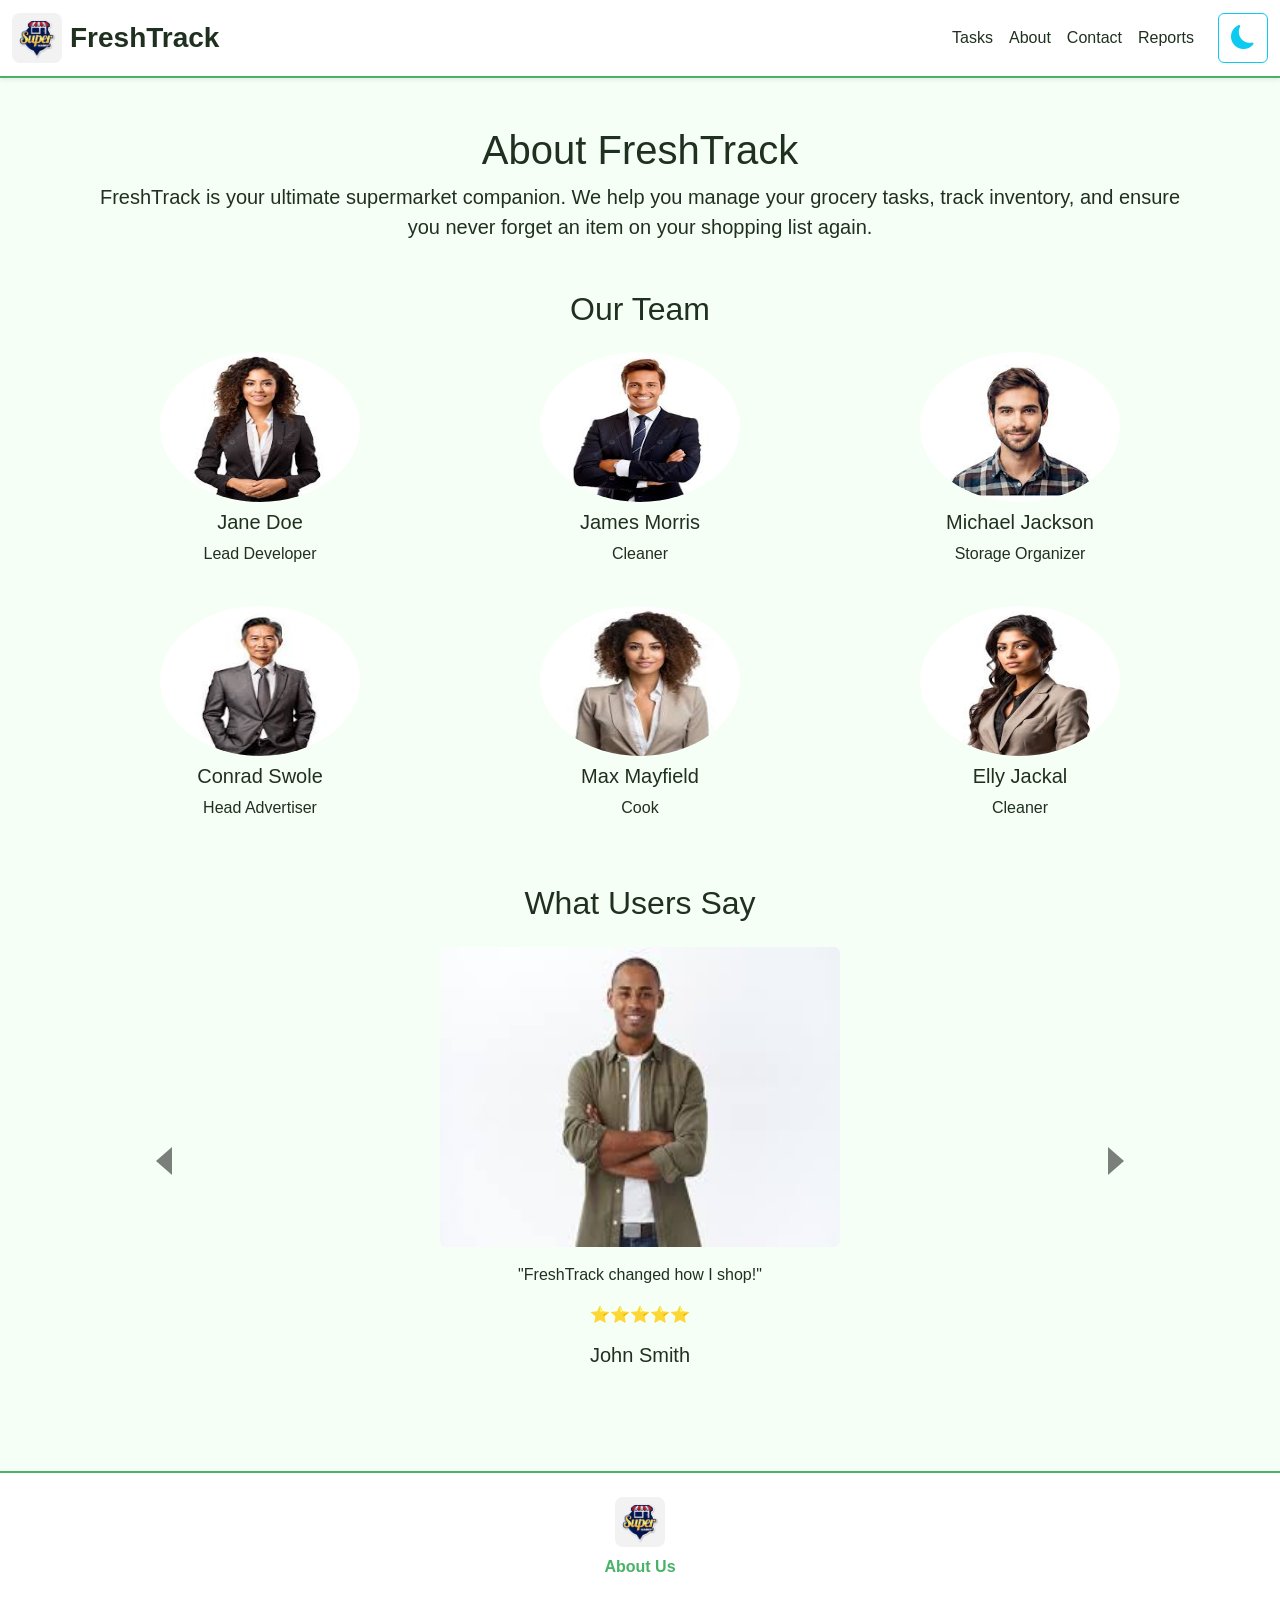
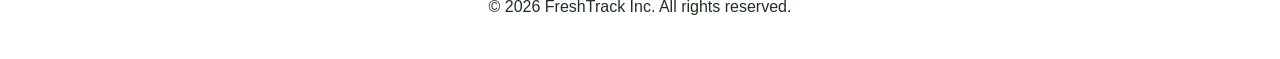
<file: about.html>
<!DOCTYPE html>
<html lang="en">
<head>
    <meta charset="UTF-8">
    <meta name="viewport" content="width=device-width, initial-scale=1.0">
    <link rel="stylesheet" href="https://cdn.jsdelivr.net/npm/bootstrap@5.3.3/dist/css/bootstrap.min.css">
    <link rel="stylesheet" href="https://cdn.jsdelivr.net/npm/bootstrap-icons@1.11.1/font/bootstrap-icons.css">
    <link rel="stylesheet" href="global.css">
    <link rel="stylesheet" href="about.css">
    <script src="https://code.jquery.com/jquery-3.7.1.min.js" defer></script>
    <script src="https://cdn.jsdelivr.net/npm/bootstrap@5.3.3/dist/js/bootstrap.bundle.min.js" defer></script>
    <script src="global.js" defer></script>
    <script src="about.js" defer></script>
    <title>About FreshTrack</title>
</head>

<body>
<div id="navbar-container"></div>
<!-- Information -->
<main class="container my-5">
    <section class="text-center mb-5">
        <h1>About FreshTrack</h1>
        <p class="lead">FreshTrack is your ultimate supermarket companion. We help you manage your grocery tasks, track inventory, and ensure you never forget an item on your shopping list again.</p>
    </section>

<!-- Personel -->
    <section class="mb-5">
        <h2 class="text-center mb-4">Our Team</h2>
        <div class="row row-cols-1 row-cols-md-3 g-4">
            <div class="col text-center">
                <img src="avatar1.jpg" class="rounded-circle mb-2" alt="Jane" width="200" height="150">
                <h5>Jane Doe</h5>
                <p class="text-center">Lead Developer</p>
            </div>
            <div class="col text-center">
                <img src="avatar2.jpg" class="rounded-circle mb-2" alt="James" width="200" height="150">
                <h5>James Morris</h5>
                <p class="text-center">Cleaner</p>
            </div>
            <div class="col text-center">
                <img src="avatar3.jpg" class="rounded-circle mb-2" alt="Mike" width="200" height="150">
                <h5>Michael Jackson</h5>
                <p class="text-center">Storage Organizer</p>
            </div>
            <div class="col text-center">
                <img src="avatar4.jpg" class="rounded-circle mb-2" alt="Cony" width="200" height="150">
                <h5>Conrad Swole</h5>
                <p class="text-center">Head Advertiser</p>
            </div>
            <div class="col text-center">
                <img src="avatar5.jpg" class="rounded-circle mb-2" alt="Max" width="200" height="150">
                <h5>Max Mayfield</h5>
                <p class="text-center">Cook</p>
            </div>
            <div class="col text-center">
                <img src="avatar6.jpg" class="rounded-circle mb-2" alt="Elly" width="200" height="150">
                <h5>Elly Jackal</h5>
                <p class="text-center">Cleaner</p>
            </div>
            </div>
    </section>


<section class="mb-5">
    <h2 class="text-center mb-4">What Users Say</h2>

    <!-- Carousel-->
    <div id="testimonialCarousel" class="carousel slide" data-bs-ride="false">
        <div class="carousel-inner">
            <div class="carousel-item active text-center">
                <img src="user2.jpg" class="d-block mx-auto rounded" width="400" height="300" alt="John">
                <p class="mt-3">"FreshTrack changed how I shop!"</p>
                <p>⭐⭐⭐⭐⭐</p>
                <h5>John Smith</h5>
            </div>

            <div class="carousel-item text-center">
                <img src="user1.jpg" class="d-block mx-auto rounded" width="400" height="300"alt="Karen">
                <p class="mt-3">"I got a mealplan 20% off!"</p>
                <p>⭐⭐⭐</p>
                <h5>Karen Walsh</h5>
            </div>

            <div class="carousel-item text-center">
                <img src="user3.jpg" class="d-block mx-auto rounded" width="400" height="300" alt="Happy">
                <p class="mt-3">"Just read my sign!"</p>
                <p>⭐⭐⭐⭐⭐</p>
                <h5>Happy Guy</h5>
            </div>

            <div class="carousel-item text-center">
                <img src="user4.jpg" class="d-block mx-auto rounded" width="400" alt="Mad">
                <p class="mt-3">"Bad Service, even worse prices!"</p>
                <p>⭐</p>
                <h5>Can't come up with any more names.com</h5>
            </div>

        </div>

    <!-- Buttons for Carousel -->
        <button class="carousel-control-prev" type="button" data-bs-target="#testimonialCarousel" data-bs-slide="prev">
            <span class="carousel-control-prev-icon custom-arrow"></span>
        </button>

        <button class="carousel-control-next" type="button" data-bs-target="#testimonialCarousel" data-bs-slide="next">
            <span class="carousel-control-next-icon custom-arrow"></span>
        </button>
    </div>
</section>
</main>

<div id="footer-container"></div>
</body>
</html>
</file>
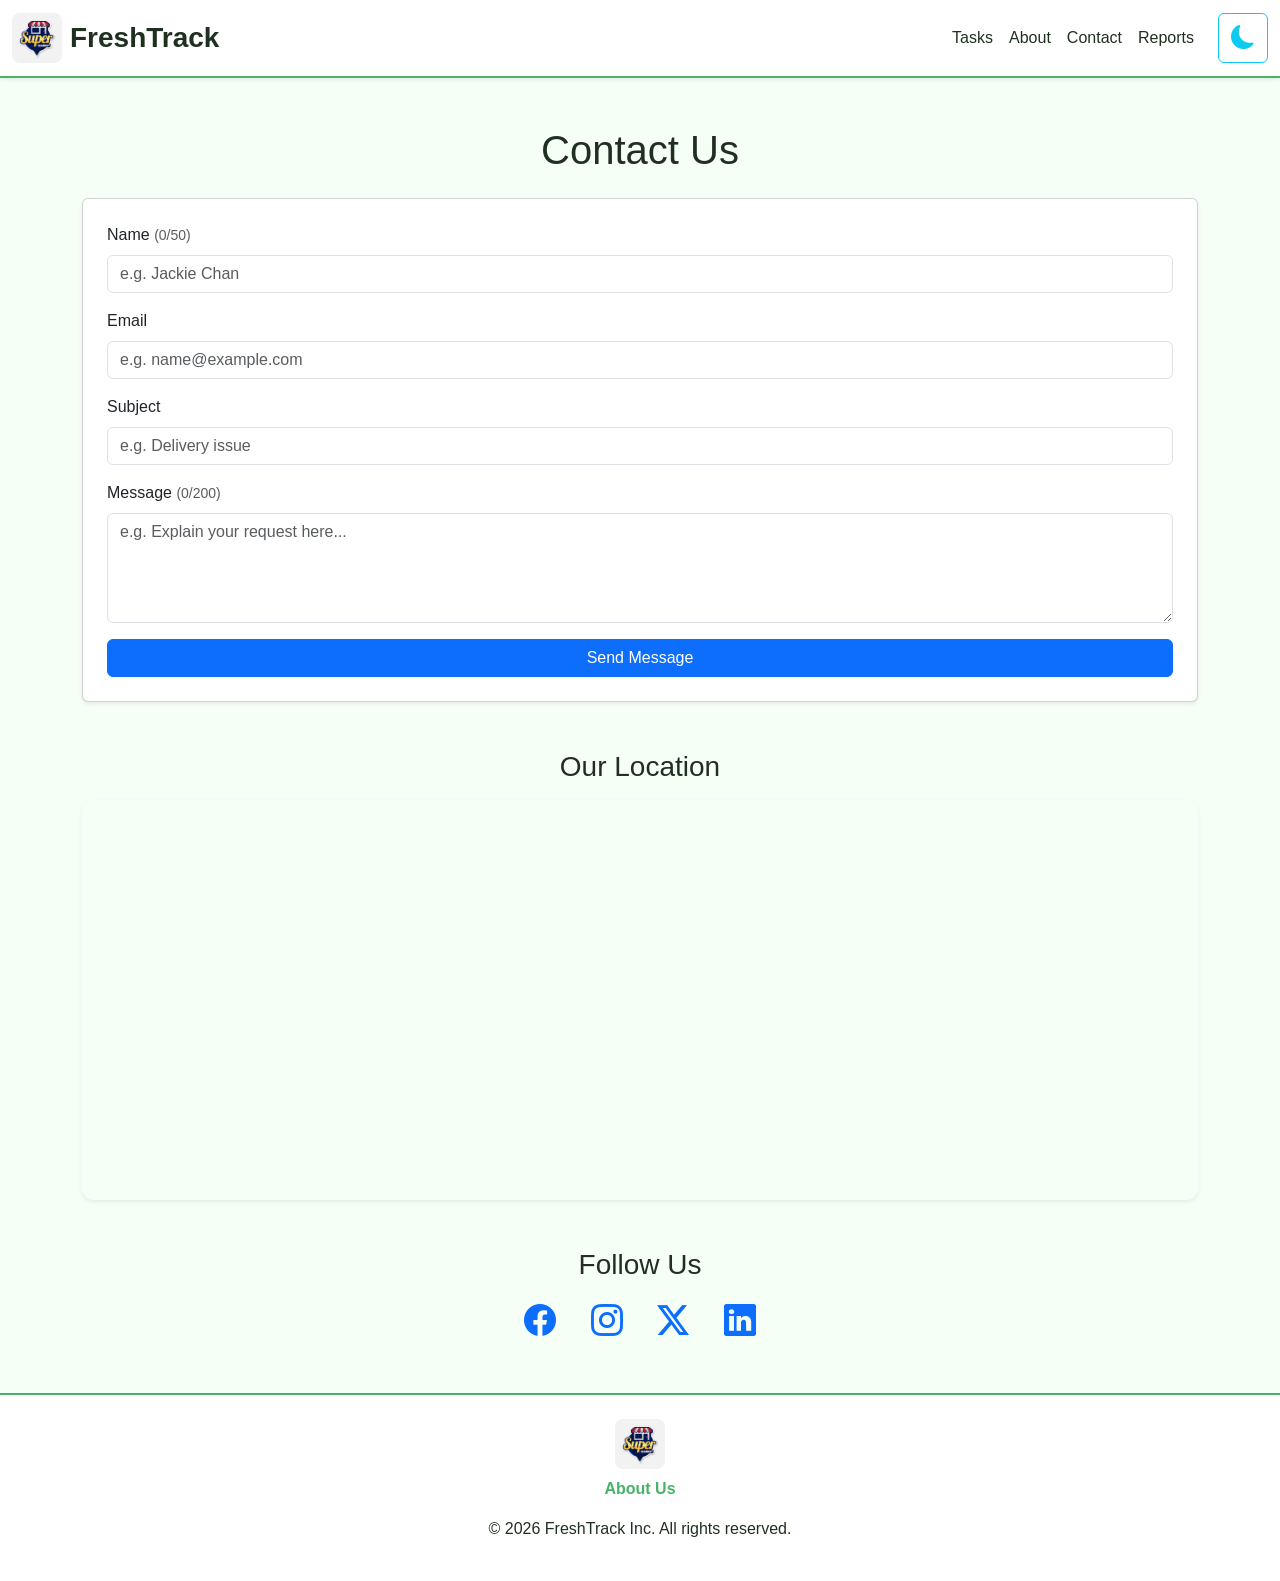
<file: contact.html>
<!DOCTYPE html>
<html lang="en">
<head>
    <meta charset="UTF-8">
    <meta name="viewport" content="width=device-width, initial-scale=1.0">
    <link rel="stylesheet" href="https://cdn.jsdelivr.net/npm/bootstrap@5.3.3/dist/css/bootstrap.min.css">
    <link rel="stylesheet" href="https://cdn.jsdelivr.net/npm/bootstrap-icons@1.11.1/font/bootstrap-icons.css">
    <link rel="stylesheet" href="contact.css">
    <link rel="stylesheet" href="global.css">
    <script src="https://cdn.jsdelivr.net/npm/bootstrap@5.3.3/dist/js/bootstrap.bundle.min.js" defer></script>
    <script src="global.js" defer></script>
    <script src="contact.js" defer></script>
     <title>Contact Form</title>
</head>
<body>

<div id="navbar-container"></div>

<div class="container py-5">
    <h1 class="text-center mb-4">Contact Us</h1>
    <!-- Start of contact form (name) -->
    <div class="card p-4 shadow-sm mb-5">
        <form id="contactForm" novalidate>
            <div class="mb-3">
                <label class="form-label">Name <span id="nameCounter" class="text-muted small">(0/50)</span></label>
                <input type="text" id="name" class="form-control" placeholder="e.g. Jackie Chan" maxlength="50" required>
                <div class="invalid-feedback">Please enter your name (max 50 chars).</div>
            </div>

            <div class="mb-3">
                <label class="form-label">Email</label>
                <input type="email" id="email" class="form-control" placeholder="e.g. name@example.com" required>
                <div class="invalid-feedback">Please enter a valid email (e.g. user@domain.com).</div>
            </div>

            <div class="mb-3">
                <label class="form-label">Subject</label>
                <input type="text" id="subject" class="form-control" placeholder="e.g. Delivery issue" required>
                <div class="invalid-feedback">Please enter a subject.</div>
            </div>

            <div class="mb-3">
                <label class="form-label">Message <span id="messageCounter" class="text-muted small">(0/200)</span></label>
                <textarea id="message" class="form-control" rows="4" placeholder="e.g. Explain your request here..." maxlength="200" required></textarea>
                <div class="invalid-feedback">Please enter your message (max 200 chars).</div>
            </div>

            <button type="submit" class="btn btn-primary w-100">Send Message</button>
        </form>
    </div>
<!-- Map -->
    <div class="mb-5">
        <h3 class="text-center mb-3">Our Location</h3>
        <div class="map-container shadow-sm">
            <iframe 
                src="https://www.google.com/maps?q=Athens,Greece&output=embed"
                allowfullscreen=""
                loading="lazy">
            </iframe>
        </div>
    </div>
<!-- Social Media -->
    <div class="text-center">
        <h3 class="mb-3">Follow Us</h3>
        <div class="social-icons">
            <a href="https://facebook.com" target="_blank"><i class="bi bi-facebook"></i></a>
            <a href="https://instagram.com" target="_blank"><i class="bi bi-instagram"></i></a>
            <a href="https://twitter.com" target="_blank"><i class="bi bi-twitter-x"></i></a>
            <a href="https://linkedin.com" target="_blank"><i class="bi bi-linkedin"></i></a>
        </div>
    </div>
</div>

<div id="footer-container"></div>

</body>
</html>
</file>
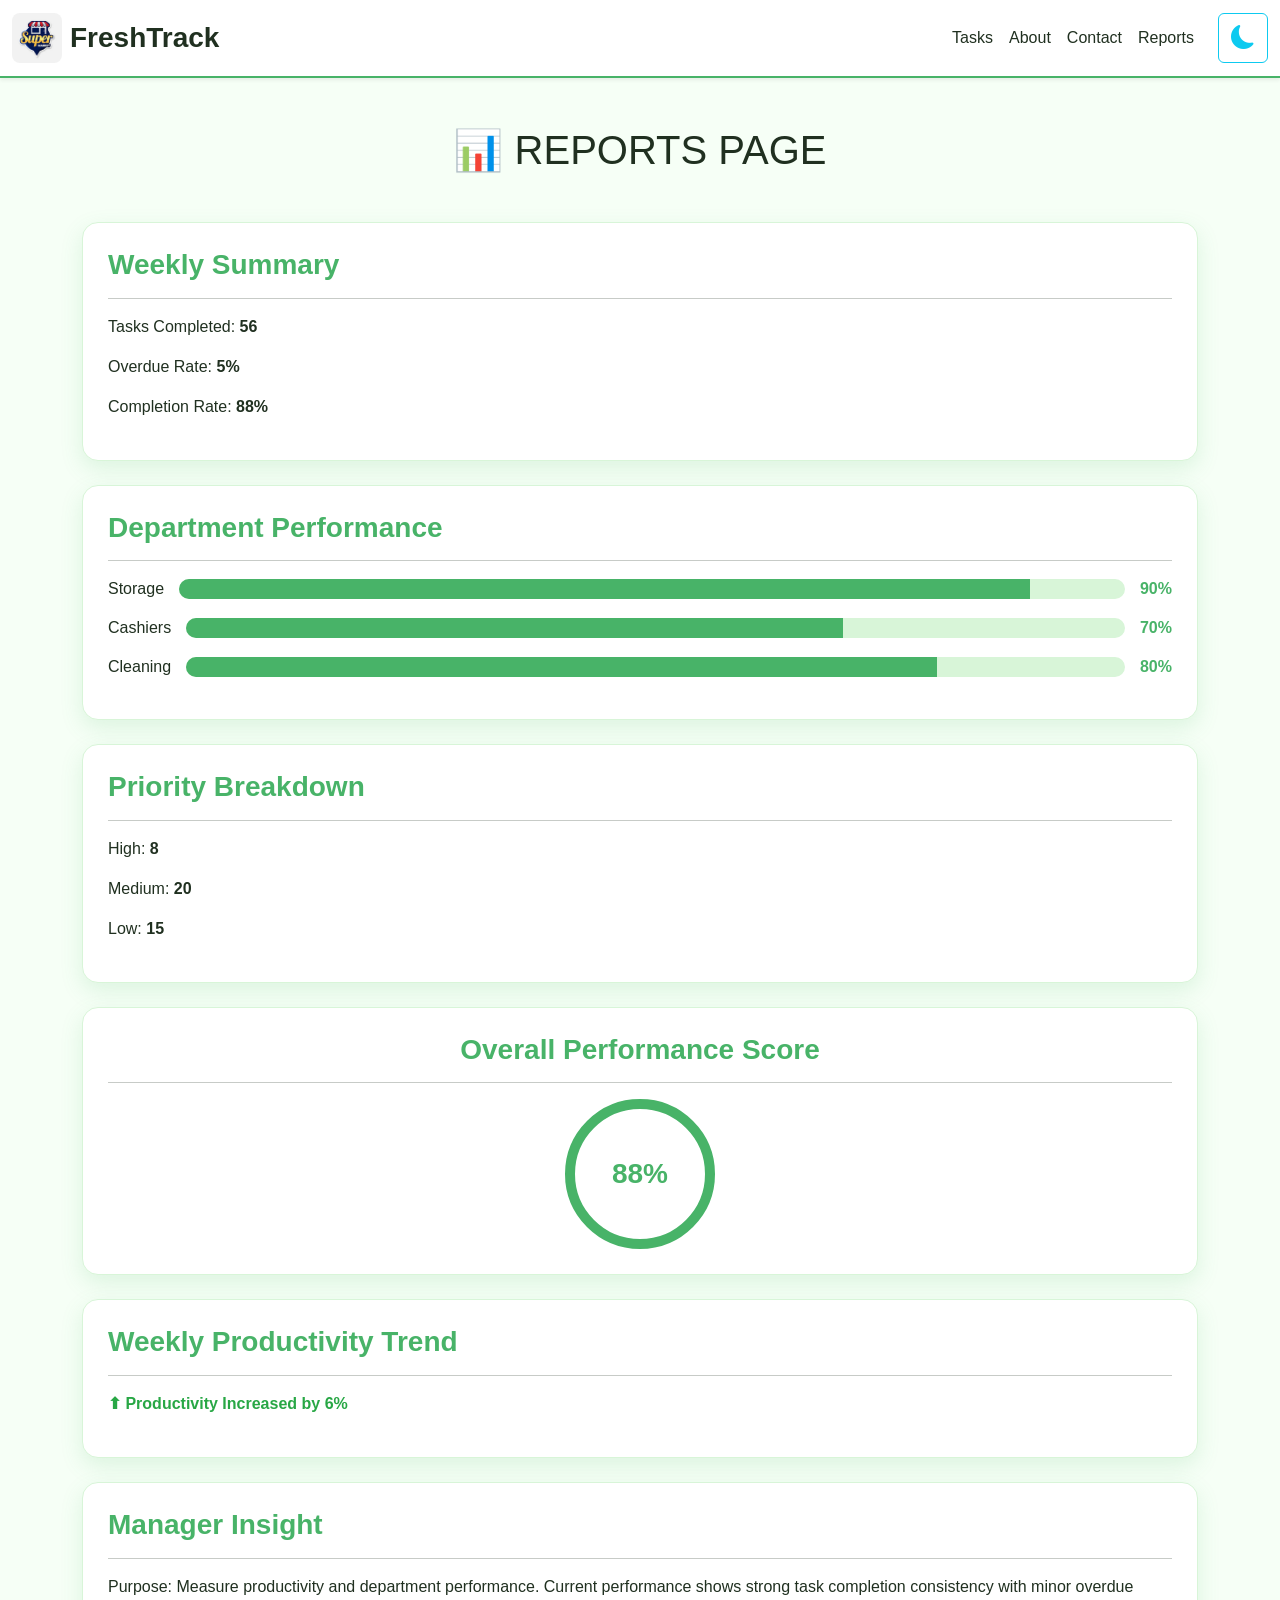
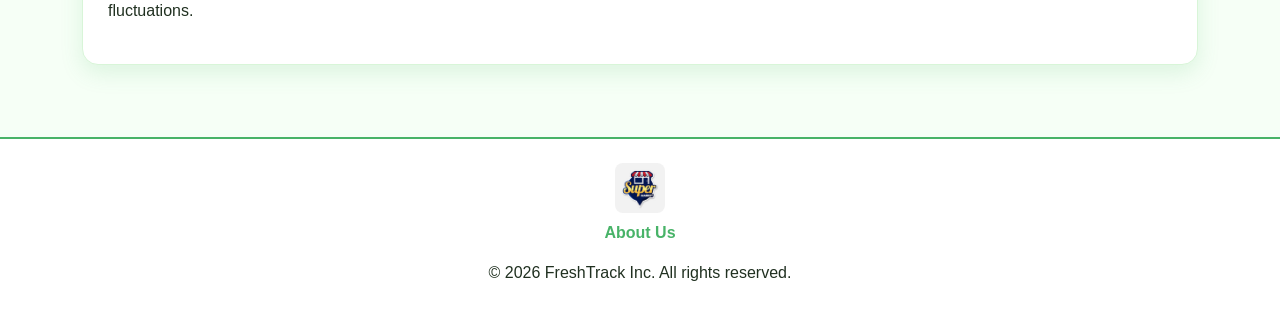
<file: report.html>
<!DOCTYPE html>
<html lang="en">
<head>
    <meta charset="UTF-8">
    <meta name="viewport" content="width=device-width, initial-scale=1.0">
    <link rel="stylesheet" href="https://cdn.jsdelivr.net/npm/bootstrap@5.3.3/dist/css/bootstrap.min.css">
    <link rel="stylesheet" href="https://cdn.jsdelivr.net/npm/bootstrap-icons@1.11.1/font/bootstrap-icons.css">
    <link rel="stylesheet" href="report.css">
    <link rel="stylesheet" href="global.css">
    <script src="global.js" defer></script>
    <script src="report.js" defer></script>
    <script src="https://cdn.jsdelivr.net/npm/bootstrap@5.3.3/dist/js/bootstrap.bundle.min.js" defer></script>
    <title>Report Page</title>
</head>
    
<body>
<div id="navbar-container"></div>

<div class="container py-5">

    <h1 class="text-center hero-title mb-5">📊 REPORTS PAGE</h1>

    <!-- Weekly Summary-->
    <section class="report-card mb-4">
        <h3>Weekly Summary</h3>
        <hr>
        <p>Tasks Completed: <strong id="tasksCompleted">56</strong></p>
        <p>Overdue Rate: <strong id="overdueRate">5%</strong></p>
        <p>Completion Rate: <strong id="completionRate">88%</strong></p>
    </section>

    <!-- Department performance-->
    <section class="report-card mb-4">
        <h3>Department Performance</h3>
        <hr>

        <div class="dept">
            <span>Storage</span>
            <div class="progress">
                <div class="progress-bar" id="storageBar"></div>
            </div>
            <span class="percent">90%</span>
        </div>

        <div class="dept">
            <span>Cashiers</span>
            <div class="progress">
                <div class="progress-bar" id="cashiersBar"></div>
            </div>
            <span class="percent">70%</span>
        </div>

        <div class="dept">
            <span>Cleaning</span>
            <div class="progress">
                <div class="progress-bar" id="cleaningBar"></div>
            </div>
            <span class="percent">80%</span>
        </div>
    </section>

    <!--Priorities-->
    <section class="report-card mb-4">
        <h3>Priority Breakdown</h3>
        <hr>
        <p>High: <strong>8</strong></p>
        <p>Medium: <strong>20</strong></p>
        <p>Low: <strong>15</strong></p>
    </section>

    <!-- Performance-->
    <section class="report-card mb-4 text-center">
        <h3>Overall Performance Score</h3>
        <hr>
        <div class="score-circle" id="performanceScore">88%</div>
    </section>

    <!-- Weekly update-->
    <section class="report-card mb-4">
        <h3>Weekly Productivity Trend</h3>
        <hr>
        <p id="trendIndicator" class="trend-up">⬆ Productivity Increased by 6%</p>
    </section>

    <!-- How productive -->
    <section class="report-card mb-4">
        <h3>Manager Insight</h3>
        <hr>
        <p>
            Purpose: Measure productivity and department performance.
            Current performance shows strong task completion consistency
            with minor overdue fluctuations.
        </p>
    </section>
</div>

<div id="footer-container"></div>   
</body>
</html>
</file>
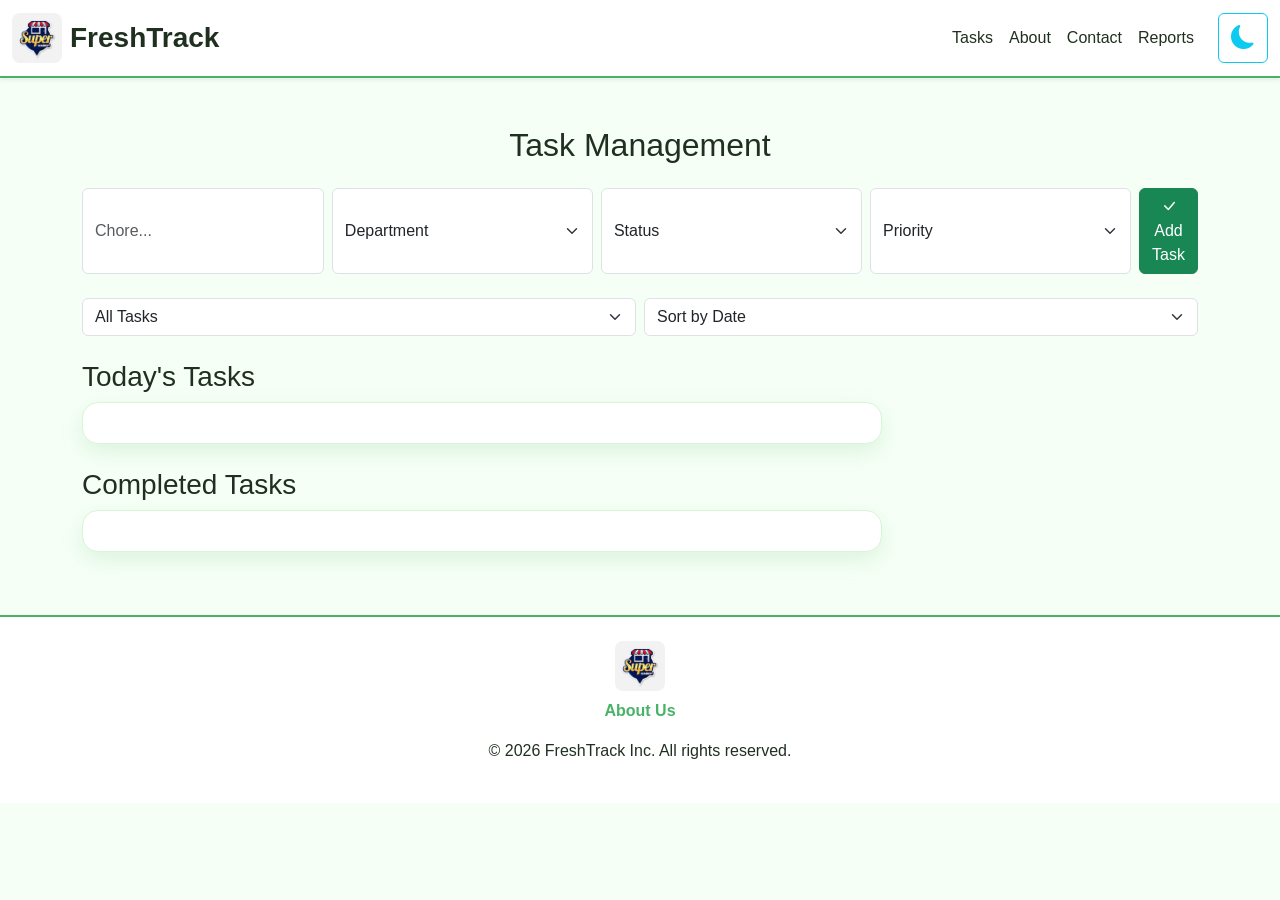
<file: tasks.html>
<!DOCTYPE html>
<html lang="en">
<head>
    <meta charset="UTF-8">
    <meta name="viewport" content="width=device-width, initial-scale=1.0">
    <link rel="stylesheet" href="https://cdn.jsdelivr.net/npm/bootstrap@5.3.3/dist/css/bootstrap.min.css">
    <link rel="stylesheet" href="https://cdn.jsdelivr.net/npm/bootstrap-icons@1.11.1/font/bootstrap-icons.css">
    <link rel="stylesheet" href="global.css">
    <link rel="stylesheet" href="tasks.css">
    <script src="global.js" defer></script>
    <script src="tasks.js" defer></script>
    <script src="https://cdn.jsdelivr.net/npm/bootstrap@5.3.3/dist/js/bootstrap.bundle.min.js" defer></script>
    <title>Tasks Management</title>
</head>
<body>

<div id="navbar-container"></div>

<div class="container py-5">
    <h2 class="text-center mb-4">Task Management</h2>

    <!-- Search and Add Task -->
    <div class="d-flex mb-4">
        <input type="text" id="search" class="form-control me-2" placeholder="Chore...">
        <select id="dept" class="form-select me-2">
            <option value="" disabled selected>Department</option>
            <option value="Storage">Storage</option>
            <option value="Cleaning">Cleaning</option>
        </select>
        <select id="status" class="form-select me-2">
            <option value="" disabled selected>Status</option>
            <option value="complete">Complete</option>
            <option value="incomplete">Incomplete</option>
        </select>
        <select id="priority" class="form-select me-2">
            <option value="" disabled selected>Priority</option>
            <option value="low">Low</option>
            <option value="medium">Medium</option>
            <option value="high">High</option>
        </select>
        <button id="addTask" class="btn btn-success"><i class="bi bi-check-lg"></i> Add Task</button>
    </div>

    <!-- Filtering and Sorting (per date or name (alphabetically))-->
    <div class="d-flex mb-4">
        <select id="filterStatus" class="form-select me-2">
            <option value="all">All Tasks</option>
            <option value="complete">Completed</option>
            <option value="incomplete">Pending</option>
        </select>

        <select id="sortOption" class="form-select">
            <option value="date">Sort by Date</option>
            <option value="name">Sort by Name</option>
        </select>
    </div>

    <h3>Today's Tasks</h3>
    <div id="todayTasks" class="mb-4"></div>
    <h3>Completed Tasks</h3>
    <div id="completedTasks"></div>
</div>

<div id="footer-container"></div>

</body>
</html>
</file>
<file: global.css>
/* White mode */

:root{
 --bg: #f6fff6;
 --text: #203020;
 --card: #ffffff;
 --border: #d8f5d8;

 --accent: #48b368;
 --accent-soft: #83d49c;
 --shadow: rgba(72, 179, 104, 0.15);
}

/* Dark mode */

html.dark{
 --bg: #101a10;
 --text: #e9ffe9;
 --card: #1d2b1d;
 --border: #355a35;

 --accent: #7df0a1;
 --accent-soft: #9cffbe;
 --shadow: rgba(125, 240, 161, 0.25);
}

/* Layout and Characters */

html, body {
    height: 100%;
    display: flex;
    flex-direction: column;
}

/* Characters */

body{
 background: var(--bg);
 color: var(--text);
 font-family: "Poppins", sans-serif;
 margin: 0;
 transition: background .25s ease, color .25s ease;
}

main{
 flex: 1;
}

a{
 color: var(--accent);
 text-decoration: none;
}

/* Nav Bar */

.main-header{
 background: var(--card);
 border-bottom: 2px solid var(--accent);
}

.navbar-brand{
 color: var(--text) !important;
 font-weight: 700;
}

.navbar-brand:hover{
 color: var(--accent) !important;
}

.nav-link{
 color: var(--text) !important;
 font-weight: 500;
}

.nav-link:hover{
 color: var(--accent) !important;
}

.logo-img,
.footer-logo{
 width: 50px;
 height: 50px;
 border-radius: 8px;
}

/* Theme */

.theme-toggle{
 display: inline-flex;
 align-items: center;
 gap: 6px;
 padding: 6px 14px;
 border-radius: 999px;
 border: 1px solid var(--border);
 background: var(--card);
 color: var(--text);
 cursor: pointer;
}

.theme-toggleicon{
 font-size: 20px;
}

/* Footer */

.main-footer{
 background: var(--card);
 border-top: 2px solid var(--accent);
 margin-top: auto;
}

.footer-link{
 color: var(--accent);
 font-weight: 600;
}

/* Transition */

@media (prefers-reduced-motion: no-preference){
 html, body, .theme-toggle{
  transition: background-color .2s, color .2s, border-color .2s;
 }
}
</file>
<file: about.css>
/* Carousel */

.carousel-control-prev-icon {
    background-image: url("data:image/svg+xml;charset=utf8,%3Csvg xmlns='http://www.w3.org/2000/svg' fill='%23000000' viewBox='0 0 16 16'%3E%3Cpath d='M11 1 3 8l8 7V1z'/%3E%3C/svg%3E");
}

.carousel-control-next-icon {
    background-image: url("data:image/svg+xml;charset=utf8,%3Csvg xmlns='http://www.w3.org/2000/svg' fill='%23000000' viewBox='0 0 16 16'%3E%3Cpath d='M5 1v14l8-7-8-7z'/%3E%3C/svg%3E");
}
</file>
<file: contact.css>
/* Map Section */

.map-container {
    width: 100%;
    height: 400px;
    border-radius: 12px;
    overflow: hidden;
}

.map-container iframe {
    width: 100%;
    height: 100%;
    border: 0;
}

/* Social Icons */

.social-icons a {
    font-size: 2rem;
    margin: 0 15px;
    color: #0d6efd;
    transition: 0.3s ease;
}

.social-icons a:hover {
    color: #0a58ca;
    transform: scale(1.2);
}
</file>
<file: report.css>
.report-card {
    background: var(--card);
    border: 1px solid var(--border);
    border-radius: 16px;
    padding: 25px;
    box-shadow: 0px 8px 22px var(--shadow);
}

.report-card h3 {
    color: var(--accent);
    font-weight: 600;
}

.dept {
    display: flex;
    align-items: center;
    gap: 15px;
    margin-bottom: 15px;
}

.progress {
    flex: 1;
    height: 20px;
    background: var(--border);
    border-radius: 10px;
    overflow: hidden;
}

.progress-bar {
    height: 100%;
    background: var(--accent);
    width: 0%;
    transition: width 1s ease;
}

.percent {
    font-weight: 600;
    color: var(--accent);
}

.score-circle {
    width: 150px;
    height: 150px;
    border-radius: 50%;
    border: 10px solid var(--accent);
    display: flex;
    align-items: center;
    justify-content: center;
    font-size: 28px;
    font-weight: bold;
    margin: auto;
    color: var(--accent);
}

.trend-up {
    color: #28a745;
    font-weight: 600;
}

.trend-down {
    color: #dc3545;
    font-weight: 600;
}
</file>
<file: tasks.css>
#todayTasks, 
#completedTasks {
    background: var(--card);
    border: 1px solid var(--border);
    border-radius: 16px;
    padding: 20px;
    box-shadow: 0px 8px 22px var(--shadow);
    margin-bottom: 15px;
    width: 90%; 
    max-width: 800px; 
    align-self: center;
}

.task-item {
    border: 1px solid var(--border);
    padding: 15px;
    border-radius: 10px;
    margin-bottom: 12px;
    transition: transform 0.2s ease, box-shadow 0.2s ease;
}

/* Hover effect */

.task-item:hover {
    transform: translateY(-2px);
    box-shadow: 0px 6px 18px var(--shadow);
}

/* Completed Task */

.task-complete {
    background-color: #4CAF50; 
    color: white;
}

/* Low Priority - Incomplete */

.task-low {
    background-color: #bde0fe; 
}

/* Medium Priority - Incomplete */

.task-medium {
    background-color: #ffe066; 
}

/* High Priority - Incomplete */

.task-high {
    background-color: #ff6b6b; 
}
</file>
